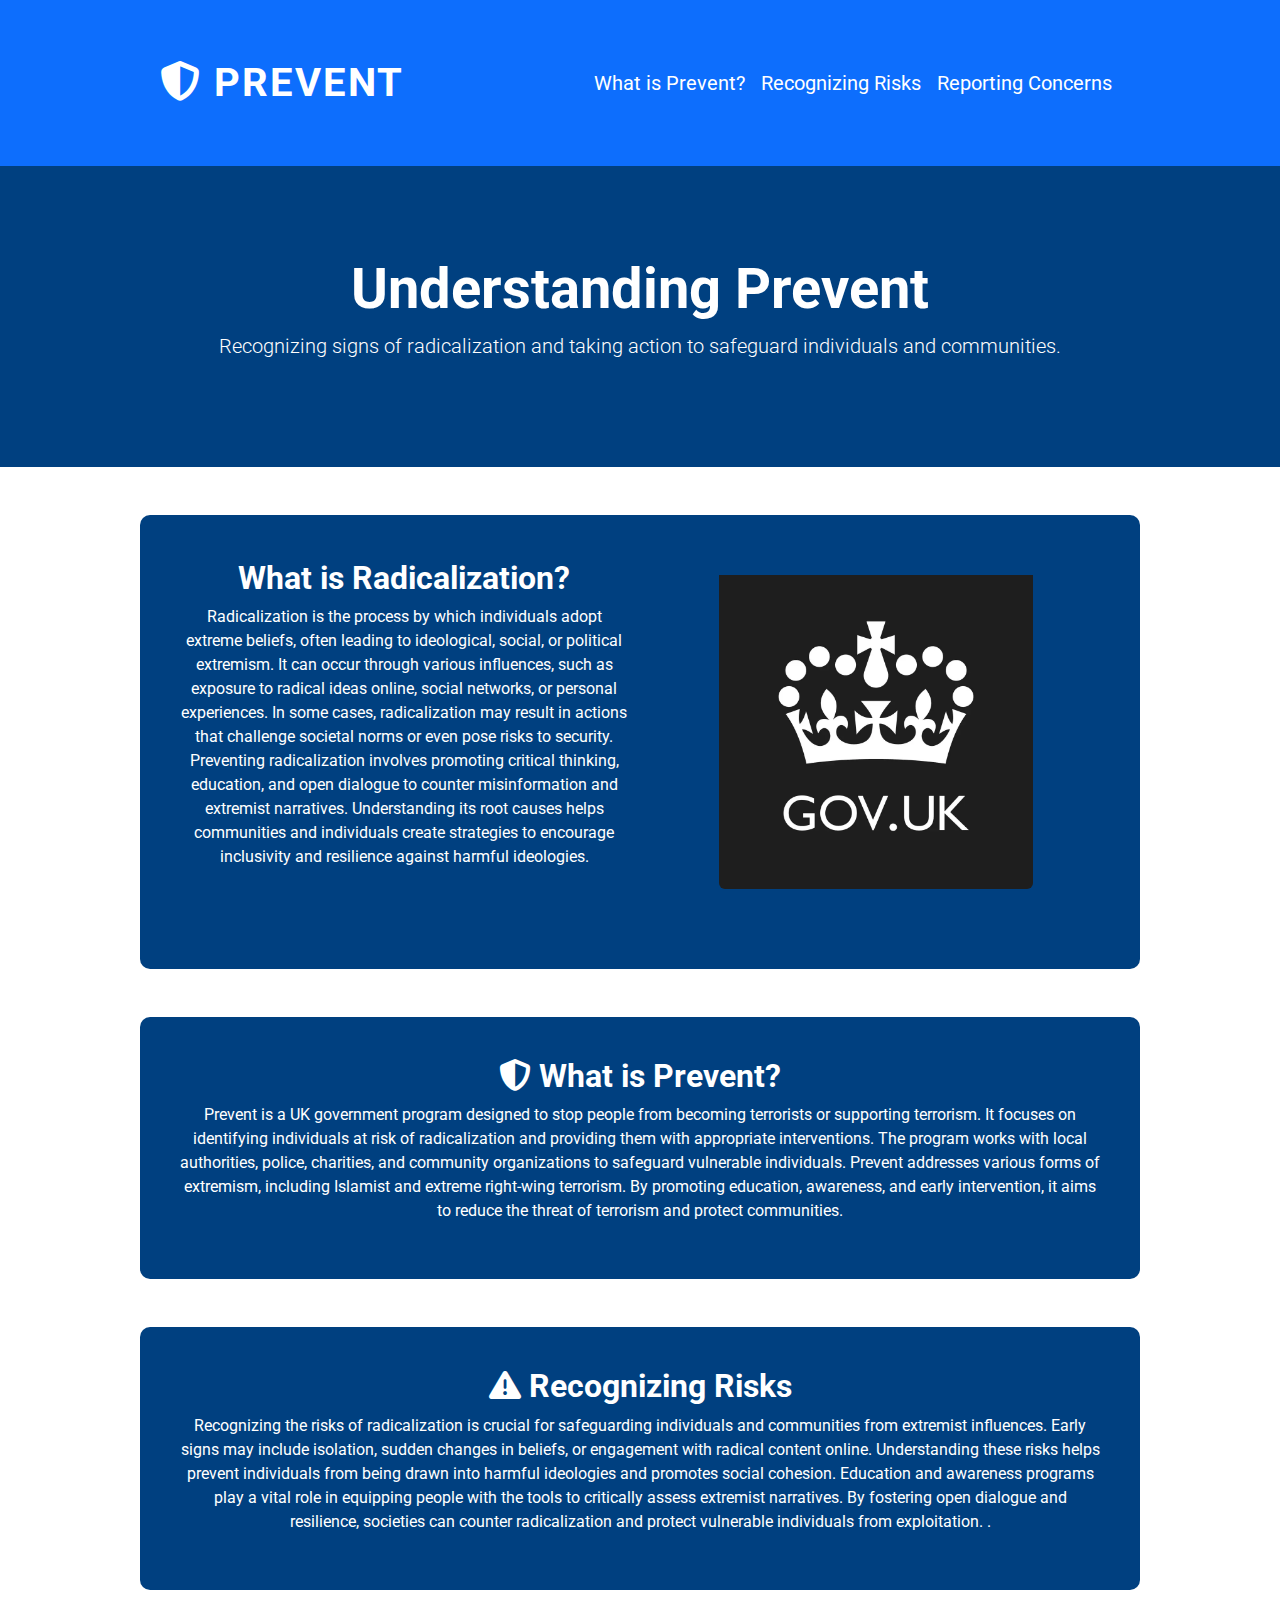
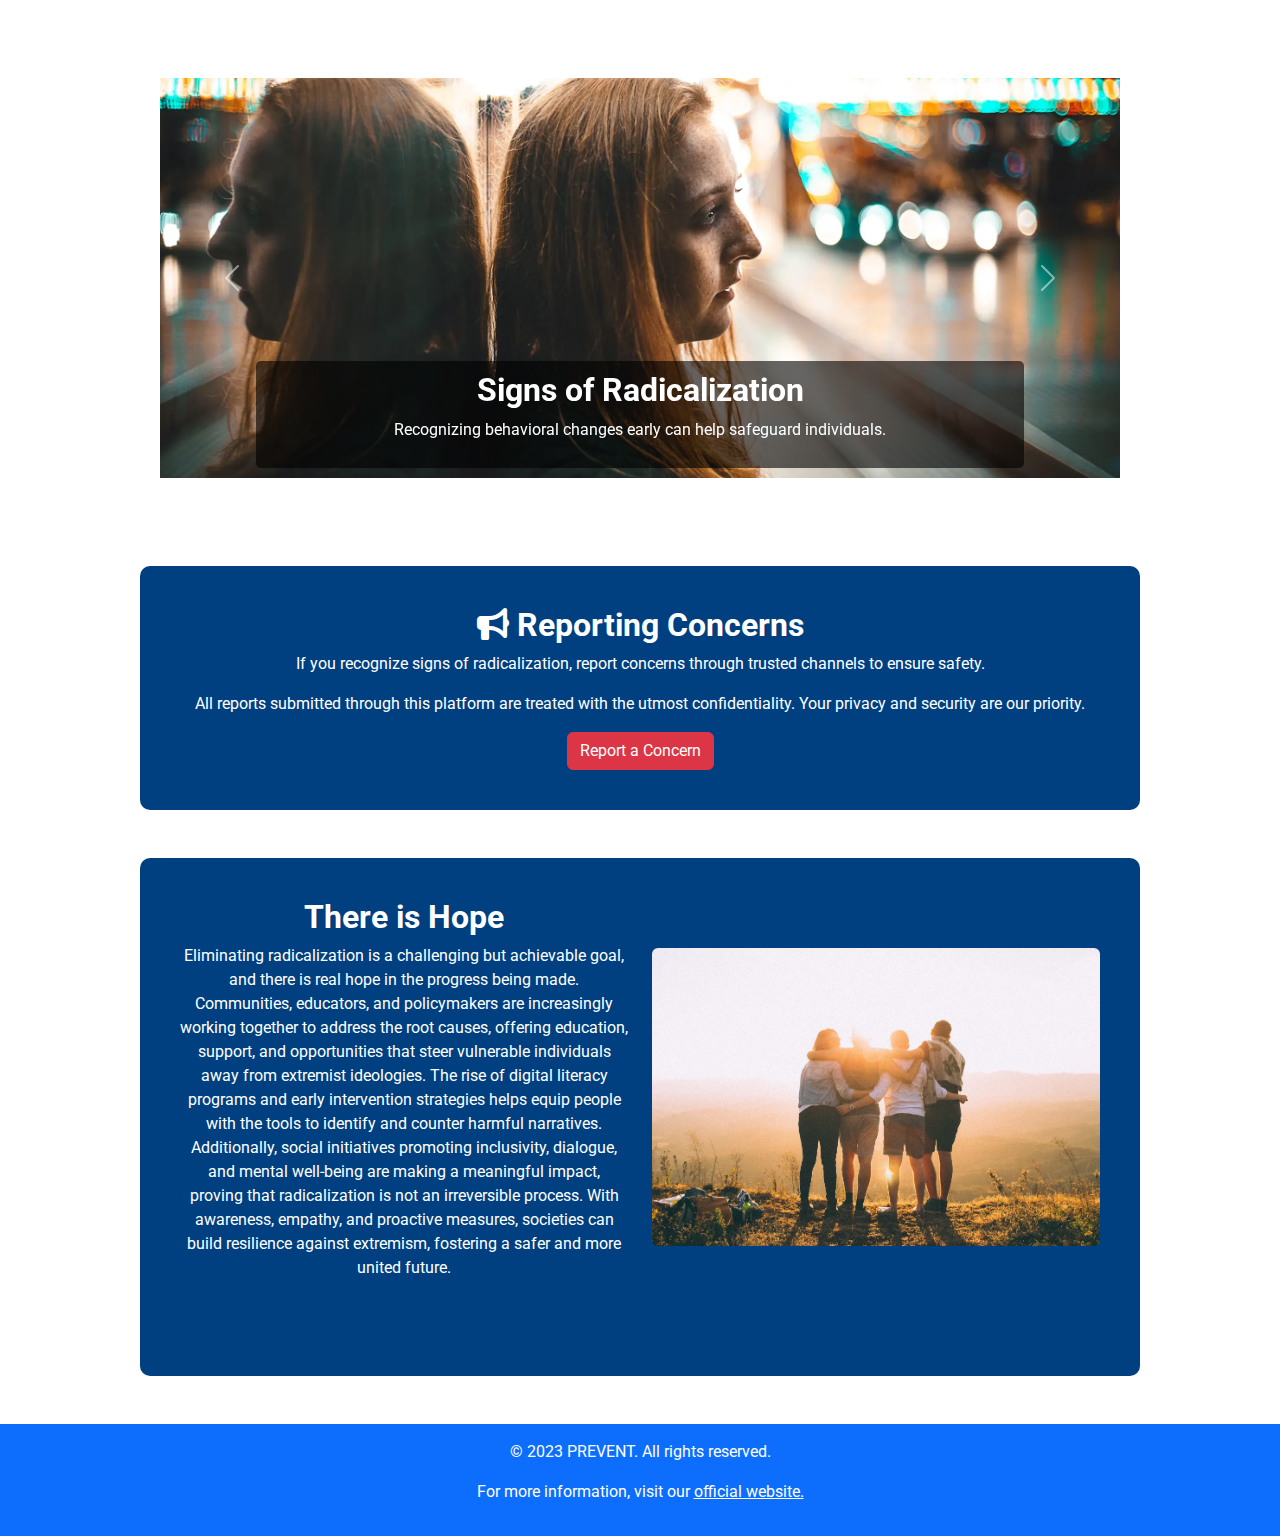
<file: index.html>
<!DOCTYPE html>
<html lang="en">

<head>
    <meta charset="UTF-8">
    <meta name="viewport" content="width=device-width, initial-scale=1.0">
    <meta name="description"
        content="Learn how to recognize and prevent radicalization with practical insights and protective strategies to safeguard communities.">
    <title>PREVENT | Radicalization Guide</title>

    <!-- Bootstrap & Fonts -->
    <link href="https://cdn.jsdelivr.net/npm/bootstrap@5.3.3/dist/css/bootstrap.min.css" rel="stylesheet"
        integrity="sha384-QWTKZyjpPEjISv5WaRU9OFeRpok6YctnYmDr5pNlyT2bRjXh0JMhjY6hW+ALEwIH" crossorigin="anonymous">
    <link rel="stylesheet" href="https://cdnjs.cloudflare.com/ajax/libs/font-awesome/6.5.1/css/all.min.css">
    <link rel="stylesheet" href="assets/css/style.css">
    <link href="https://fonts.googleapis.com/css2?family=Roboto:wght@300;400;700&display=swap" rel="stylesheet">

    <!-- Favicon -->
    <link rel="icon" sizes="48x48" href="assets/images/gov.webp">
</head>

<body>

    <!-- Bootstrap Scripts -->
    <script src="https://cdn.jsdelivr.net/npm/bootstrap@5.3.3/dist/js/bootstrap.bundle.min.js"
        integrity="sha384-YvpcrYf0tY3lHB60NNkmXc5s9fDVZLESaAA55NDzOxhy9GkcIdslK1eN7N6jIeHz" crossorigin="anonymous">
    </script>

    <!-- Report Concern Modal -->
    <div class="modal fade" id="reportModal" tabindex="-1" aria-labelledby="reportModalLabel" aria-hidden="true">
        <div class="modal-dialog">
            <div class="modal-content">
                <div class="modal-header">
                    <h5 class="modal-title" id="reportModalLabel">Submit a Concern</h5>
                    <button type="button" class="btn-close" data-bs-dismiss="modal" aria-label="Close"></button>
                </div>
                <div class="modal-body">
                    <form id="reportForm" action="success.html" method="GET">
                        <div class="mb-3">
                            <label for="concernDetails" class="form-label">Details of Concern</label>
                            <textarea class="form-control" id="concernDetails" name="concernDetails" rows="4"
                                required></textarea>
                        </div>
                        <button type="submit" class="btn btn-primary">Submit</button>
                    </form>
                </div>
            </div>
        </div>
    </div>

    <!-- Navigation Bar -->
    <nav class="navbar navbar-expand-lg navbar-dark bg-primary">
        <div class="container">
            <a class="navbar-brand" href="#"><i class="fas fa-shield-alt"></i> PREVENT</a>
            <button class="navbar-toggler" type="button" data-bs-toggle="collapse" data-bs-target="#navbarNav"
                aria-controls="navbarNav" aria-expanded="false" aria-label="Toggle navigation">
                <span class="navbar-toggler-icon"></span>
            </button>
            <div class="collapse navbar-collapse" id="navbarNav">
                <ul class="navbar-nav ms-auto">
                    <li class="nav-item"><a class="nav-link" href="#what">What is Prevent?</a></li>
                    <li class="nav-item"><a class="nav-link" href="#risks">Recognizing Risks</a></li>
                    <li class="nav-item"><a class="nav-link" href="#concerns">Reporting Concerns</a></li>
                </ul>
            </div>
        </div>
    </nav>

    <!-- Jumbotron -->
    <header class="jumbotron text-center text-white">
        <div class="container">
            <h1 class="display-4">Understanding Prevent</h1>
            <p class="lead">Recognizing signs of radicalization and taking action to safeguard individuals and
                communities.</p>
        </div>
    </header>



    <!-- Main Content -->
    <main>
        <!-- Radicalization Info Section -->
        <section id="what" class="container mt-5">
            <div class="row align-items-center text-center">
                <div class="col-md-6">
                    <h2>What is Radicalization?</h2>
                    <p>Radicalization is the process by which individuals adopt extreme beliefs, often leading to
                        ideological, social, or political extremism. It can occur through various influences, such as
                        exposure to radical ideas online, social networks, or personal experiences. In some cases,
                        radicalization may result in actions that challenge societal norms or even pose risks to
                        security.
                        Preventing radicalization involves promoting critical thinking, education, and open dialogue to
                        counter misinformation and extremist narratives. Understanding its root causes helps communities
                        and
                        individuals create strategies to encourage inclusivity and resilience against harmful
                        ideologies.
                    </p>
                </div>
                <div id="gov" class="col-md-6 text-center">
                    <img src="assets/images/gov.webp" alt="Symbolic representation of radicalization"
                        class="img-fluid rounded">
                </div>
            </div>
        </section>

        <!-- Prevent Section -->
        <section id="prevent" class="container mt-5 text-center">
            <h2><i class="fas fa-shield-alt"></i> What is Prevent?</h2>
            <p>Prevent is a UK government program designed to stop people from becoming terrorists or supporting
                terrorism.
                It focuses on identifying individuals at risk of radicalization and providing them with appropriate
                interventions. The program works with local authorities, police, charities, and community organizations
                to
                safeguard vulnerable individuals. Prevent addresses various forms of extremism, including Islamist and
                extreme right-wing terrorism. By promoting education, awareness, and early intervention, it aims to
                reduce
                the threat of terrorism and protect communities.
            </p>
        </section>

        <!-- Recognizing Risks Section -->
        <section id="risks" class="container mt-5 text-center">
            <h2><i class="fas fa-exclamation-triangle"></i> Recognizing Risks</h2>
            <p>Recognizing the risks of radicalization is crucial for safeguarding individuals and communities from
                extremist influences. Early signs may include isolation, sudden changes in beliefs, or engagement with
                radical content online. Understanding these risks helps prevent individuals from being drawn into
                harmful
                ideologies and promotes social cohesion. Education and awareness programs play a vital role in equipping
                people with the tools to critically assess extremist narratives. By fostering open dialogue and
                resilience,
                societies can counter radicalization and protect vulnerable individuals from exploitation.
                .</p>
        </section>

        <!-- Signs of Radicalization Carousel -->
        <div class="container mt-5">
            <div id="radicalizationCarousel" class="carousel slide" data-bs-ride="carousel">
                <div class="carousel-inner">
                    <div class="carousel-item active">
                        <img src="assets/images/behavior-change.webp" class="d-block w-100"
                            alt="Overview of radicalization signs">
                        <div class="carousel-caption">
                            <h2>Signs of Radicalization</h2>
                            <p>Recognizing behavioral changes early can help safeguard individuals.</p>
                        </div>
                    </div>
                    <div class="carousel-item">
                        <img src="assets/images/withdrawal-from-society.webp" class="d-block w-100"
                            alt="Person isolating from others">
                        <div class="carousel-caption">
                            <h3>Withdrawal from Family and Friends</h3>
                            <p>Sudden isolation or distancing from usual relationships.</p>
                        </div>
                    </div>
                    <div class="carousel-item">
                        <img src="assets/images/expressing-radical-beliefs.webp" class="d-block w-100"
                            alt="Person expressing strong ideological views">
                        <div class="carousel-caption">
                            <h3>Expressing Extremist Beliefs</h3>
                            <p>Strongly supporting radical ideologies or rejecting former values.</p>
                        </div>
                    </div>
                    <div class="carousel-item">
                        <img src="assets/images/hiding-online-activity.webp" class="d-block w-100"
                            alt="Hidden online activities">
                        <div class="carousel-caption">
                            <h3>Increased Secrecy Online</h3>
                            <p>Hiding social media activity or browsing extremist content.</p>
                        </div>
                    </div>
                    <div class="carousel-item">
                        <img src="assets/images/arguing-aggressively.webp" class="d-block w-100"
                            alt="Person arguing aggressively">
                        <div class="carousel-caption">
                            <h3> Hostility Toward Different Opinions</h3>
                            <p>Becoming aggressive or rejecting alternative perspectives.</p>
                        </div>
                    </div>
                    <div class="carousel-item">
                        <img src="assets/images/extreme-website.webp" class="d-block w-100"
                            alt="Person viewing extremist websites">
                        <div class="carousel-caption">
                            <h3> Frequent Visits to Radical Websites</h3>
                            <p>Regularly engaging with online extremist material or forums.</p>
                        </div>
                    </div>
                    <div class="carousel-item">
                        <img src="assets/images/changing-appearance.webp" class="d-block w-100"
                            alt="Person changing appearance or behavior">
                        <div class="carousel-caption">
                            <h3> Drastic Changes in Appearance or Behavior</h3>
                            <p>Sudden shifts in clothing, personality, or lifestyle choices.</p>
                        </div>
                    </div>
                </div>

                <!-- Carousel Controls -->
                <button class="carousel-control-prev" type="button" data-bs-target="#radicalizationCarousel"
                    data-bs-slide="prev" aria-label="Previous">
                    <span class="carousel-control-prev-icon"></span>
                </button>
                <button class="carousel-control-next" type="button" data-bs-target="#radicalizationCarousel"
                    data-bs-slide="next" aria-label="Next">
                    <span class="carousel-control-next-icon"></span>
                </button>
            </div>
        </div>

        <!-- Reporting Concerns Section -->
        <section id="concerns" class="container mt-5 text-center">
            <h2><i class="fas fa-bullhorn"></i> Reporting Concerns</h2>
            <p>If you recognize signs of radicalization, report concerns through trusted channels to ensure safety.</p>
            <p>All reports submitted through this platform are treated with the utmost confidentiality. Your privacy and
                security are our priority.</p>
            <button type="button" class="btn btn-danger" data-bs-toggle="modal" data-bs-target="#reportModal">
                Report a Concern
            </button>
        </section>

        <!-- Reassurance Section -->
        <section id="hope" class="container mt-5">
            <div class="row align-items-center text-center">
                <div class="col-md-6">
                    <h2>There is Hope</h2>
                    <p>Eliminating radicalization is a challenging but achievable goal, and there is real hope in the
                        progress
                        being made. Communities, educators, and policymakers are increasingly working together to
                        address
                        the
                        root causes, offering education, support, and opportunities that steer vulnerable individuals
                        away
                        from
                        extremist ideologies. The rise of digital literacy programs and early intervention strategies
                        helps
                        equip people with the tools to identify and counter harmful narratives. Additionally, social
                        initiatives          
                        promoting inclusivity, dialogue, and mental well-being are making a meaningful impact, proving
                        that
                        radicalization is not an irreversible process. With awareness, empathy, and proactive measures,
                        societies can build resilience against extremism, fostering a safer and more united future.
                    </p>
                </div>
                <div id="hopeimg" class="col-md-6 text-center">
                    <img src="assets/images/reasuring-image.webp" alt="Symbolic representation of hope"
                        class="img-fluid rounded">
                </div>
            </div>
        </section>
    </main>

    <!-- Footer -->
    <footer class="bg-primary text-white text-center py-3 mt-5 container-fluid">
        <p>&copy; 2023 PREVENT. All rights reserved.</p>
        <p>For more information, visit our
            <a href="https://www.gov.uk/government/organisations/home-office" class="text-white" target="_blank"
                rel="noopener noreferrer">
                official website.
            </a>
        </p>
    </footer>

</body>

</html>
</file>
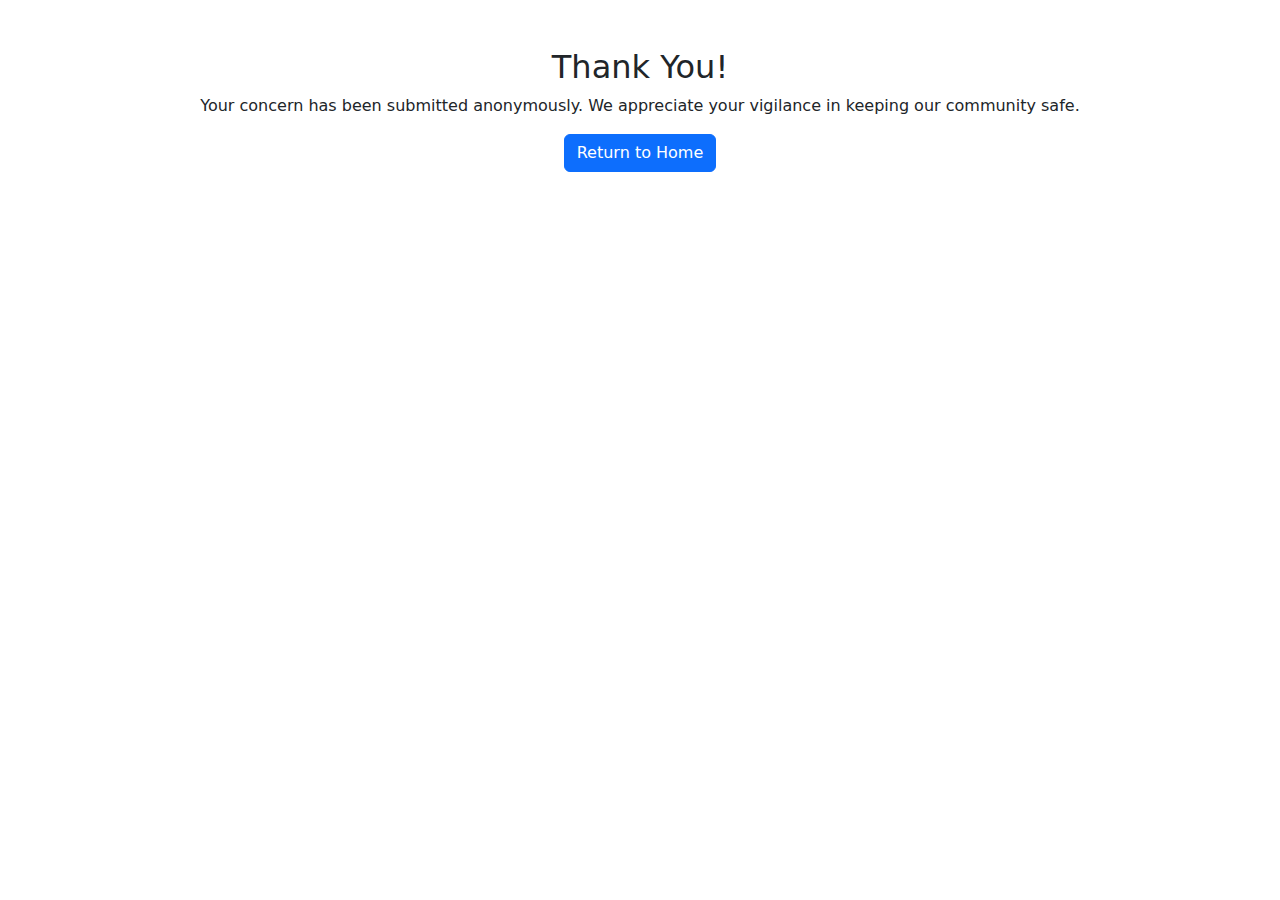
<file: success.html>
<!DOCTYPE html>
<html lang="en">

<head>
    <meta charset="UTF-8">
    <meta name="viewport" content="width=device-width, initial-scale=1.0">
    <title>Submission Successful</title>
    <link href="https://cdn.jsdelivr.net/npm/bootstrap@5.3.3/dist/css/bootstrap.min.css" rel="stylesheet">
</head>

<body class="text-center mt-5">
    <div class="container">
        <h2>Thank You!</h2>
        <p>Your concern has been submitted anonymously. We appreciate your vigilance in keeping our community safe.</p>
        <a href="index.html" class="btn btn-primary">Return to Home</a>
    </div>
</body>

</html>
</file>
<file: assets/css/style.css>
/* General Styles */
body {
    font-family: 'Roboto', sans-serif;
}

h1,
h2 {
    font-weight: 700;
}

p {
    font-weight: 400;
}

.display-4 {
    font-weight: bold;
}

/* Navbar */
.navbar {
    position: sticky;
    top: 0;
    z-index: 1020;
}

.navbar-brand {
    font-size: 40px;
    font-weight: bold;
    font-family: 'Roboto', sans-serif;
    letter-spacing: 2px;
}

.navbar-nav .nav-link {
    color: #FFFFFF !important;
    font-size: 20px;
}

.navbar-nav .nav-link:hover,
.dropdown-menu .dropdown-item:hover {
    color: #FFD700 !important;
    transition: color 0.3s ease-in-out;
}

/* Scroll Behavior */
html {
    scroll-padding-top: 80px;
}

/* Layout */
.d-flex {
    display: flex;
    gap: 20px;
}

.container {
    max-width: 1000px;
    margin: 0 auto;
    padding: 40px 20px;
}

.row {
    margin-bottom: 40px;
}

#hope,
#what,
#risks .row {
    display: flex;
    align-items: center;
}

/* Sections */
#what,
#prevent,
#risks,
#concerns,
#hope {
    background-color: #004080;
    padding: 40px;
    border-radius: 10px;
    color: white;
    margin: 40px auto;
}

/* Jumbotron */
.jumbotron {
    background-color: #004080;
    padding: 50px 20px;
    position: relative;
}

.jumbotron h1 {
    color: #ffffff;
}

.jumbotron p {
    color: #fffefe;
}

/* Carousel */
.carousel-caption {
    position: absolute;
    bottom: 10px;
    left: 50%;
    transform: translateX(-50%);
    width: 80%;
    text-align: center;
    background: rgba(0, 0, 0, 0.6);
    padding: 10px;
    border-radius: 5px;
}

.carousel-caption h2,
.carousel-caption h3,
.carousel-caption p {
    color: white;
}

.carousel-item img {
    width: 100%;
    height: 400px;
    object-fit: cover;
}

/* Images */
#hope img,
img.img-fluid {
    max-width: 100%;
    height: auto;
    border-radius: 10px;
}

#gov img {
    width: 70%;
    height: auto;
    padding-top: 20px;
}

@media (max-width: 768px) {
    .navbar-nav {
        flex-direction: column;
    }

    .carousel-control-prev,
    .carousel-control-next {
        width: 30px;
    }
}

@media (max-width: 1000px) {
    .container #hope #concerns #risks #what #prevent {
        margin-left: 20px;
        margin-left: auto;
    }
}
</file>
